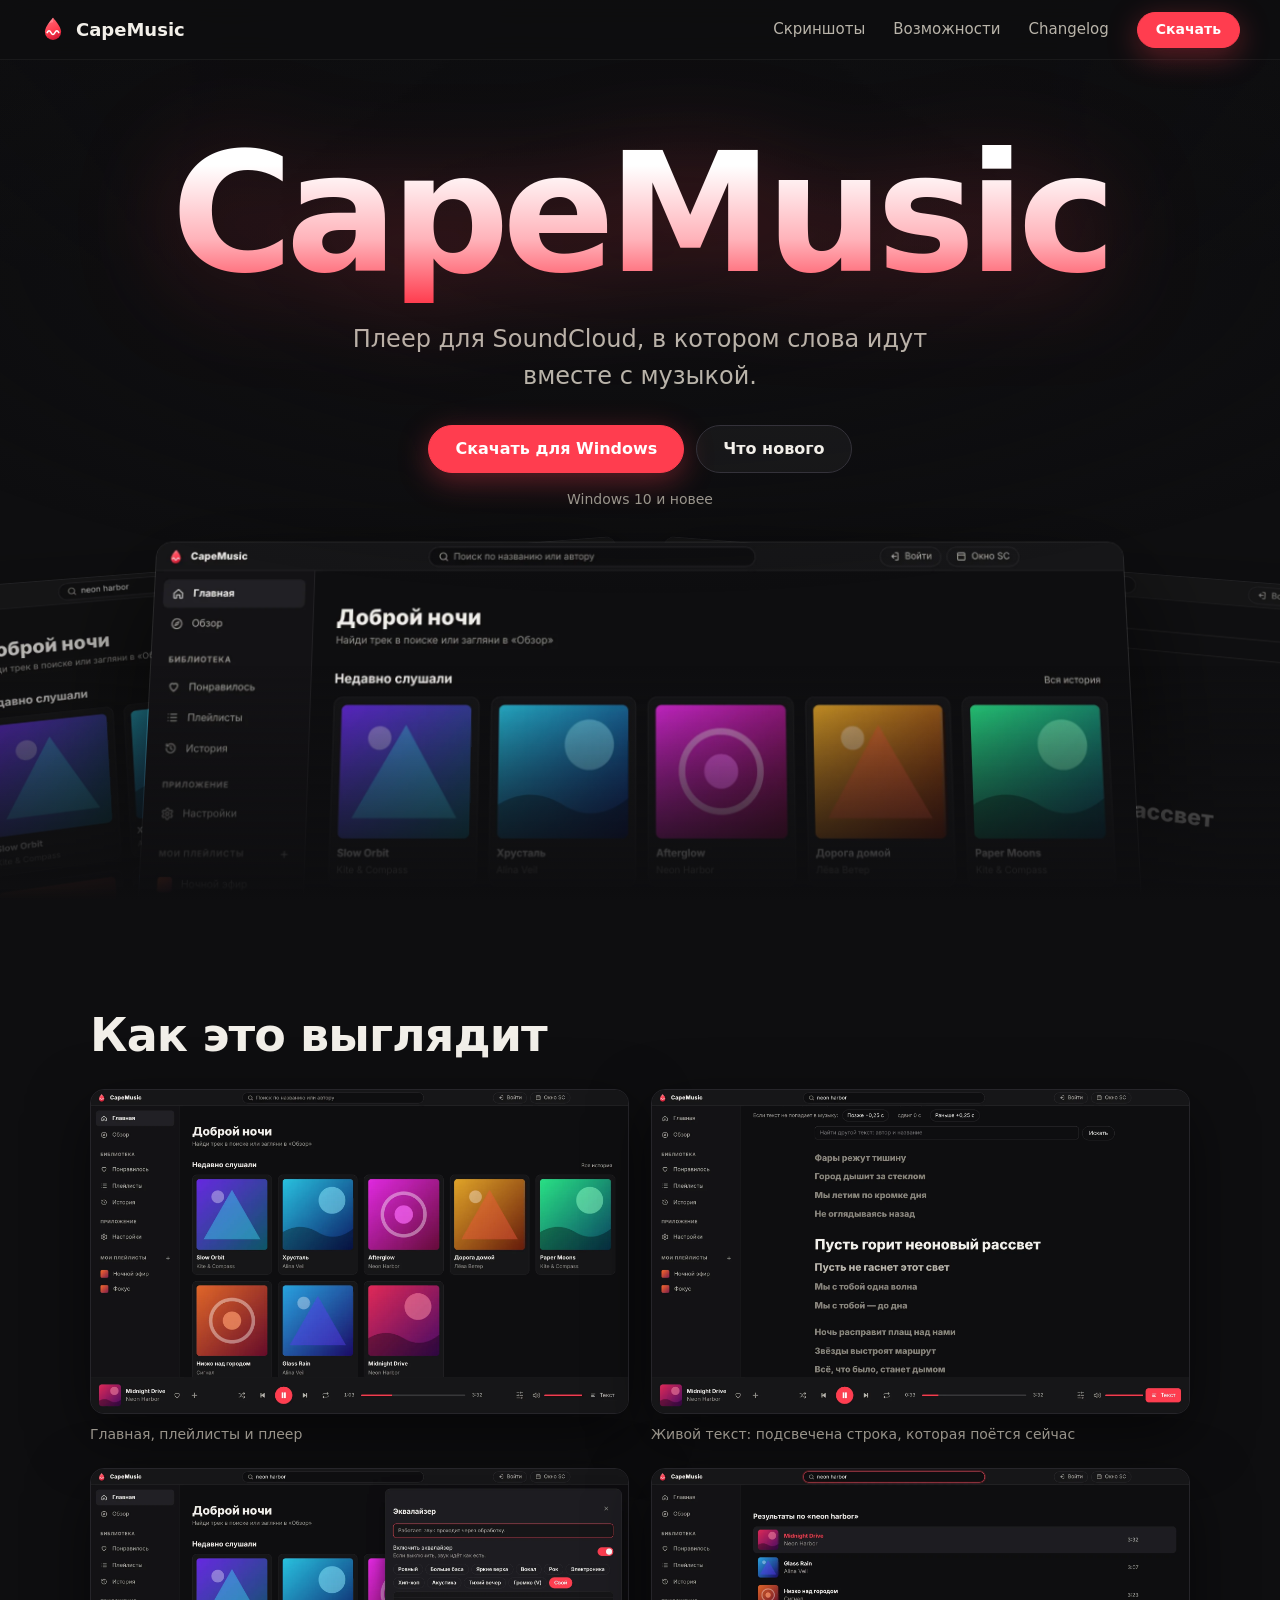
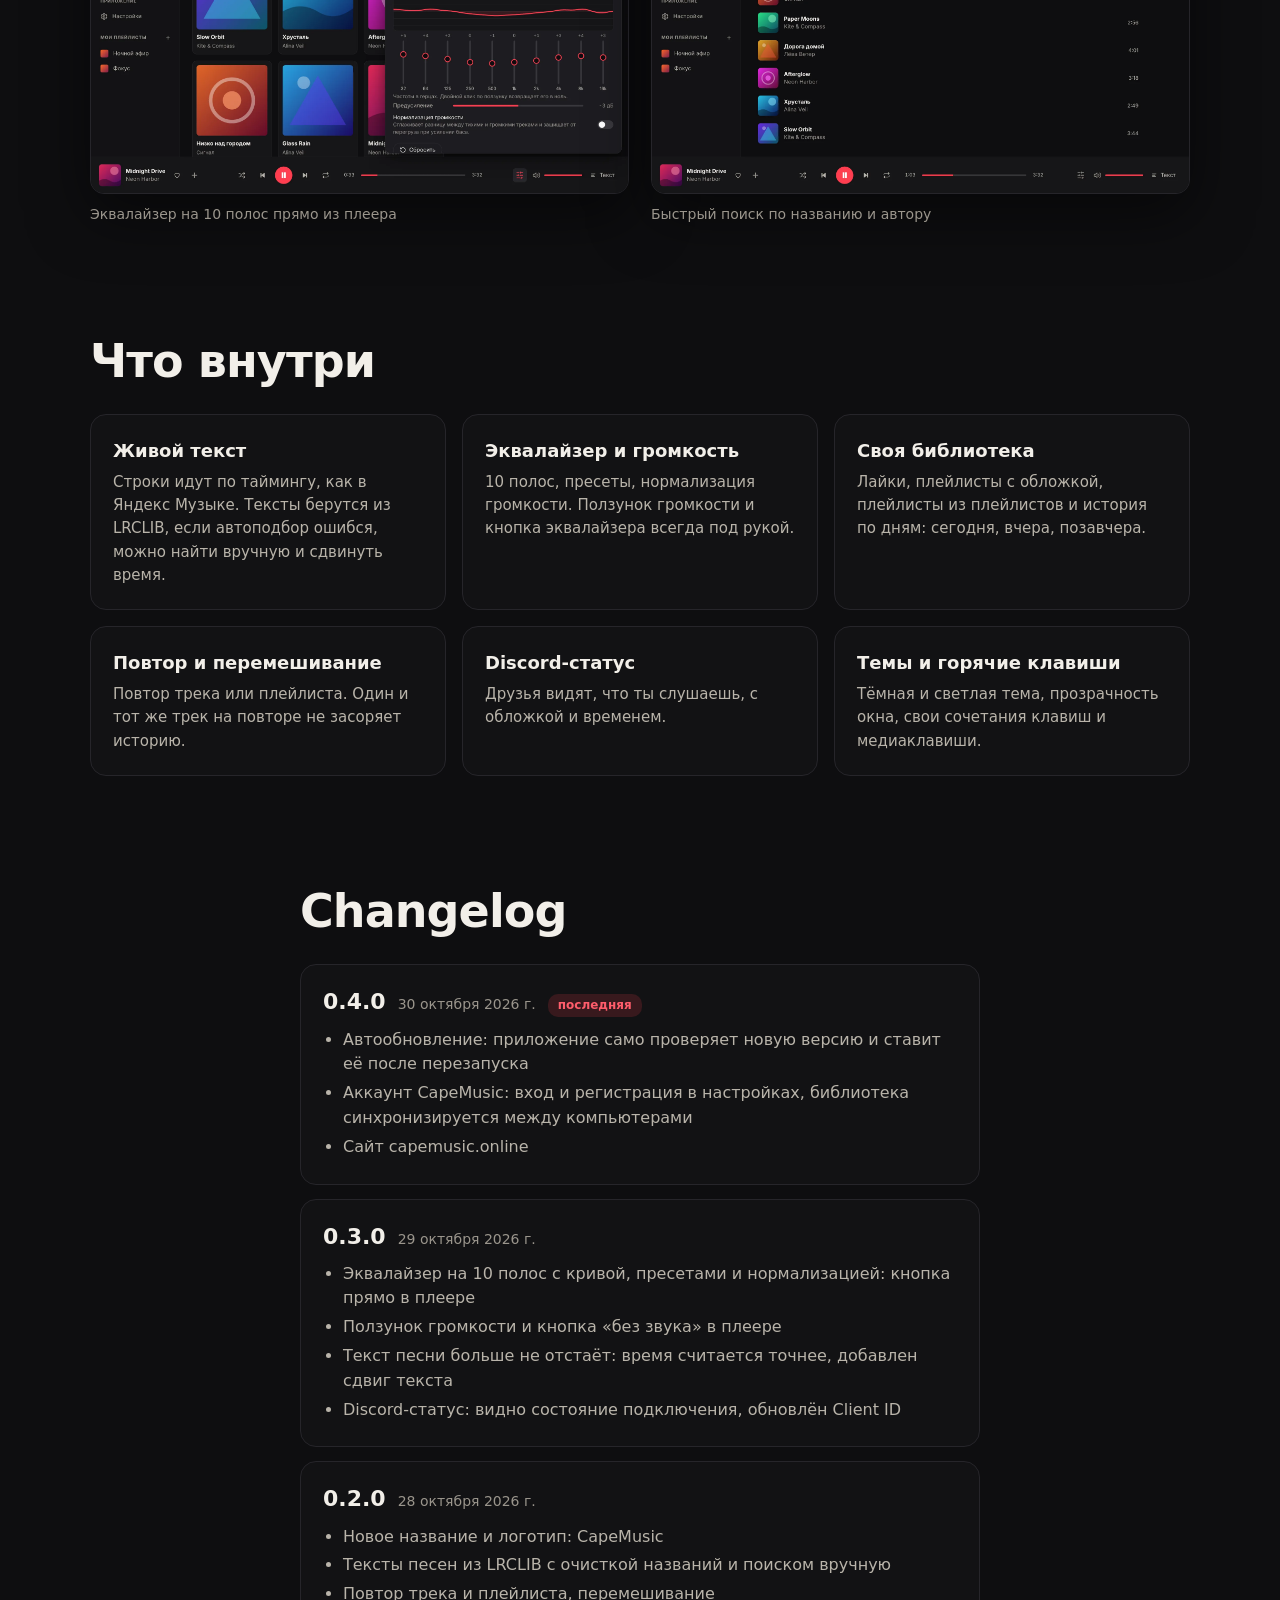
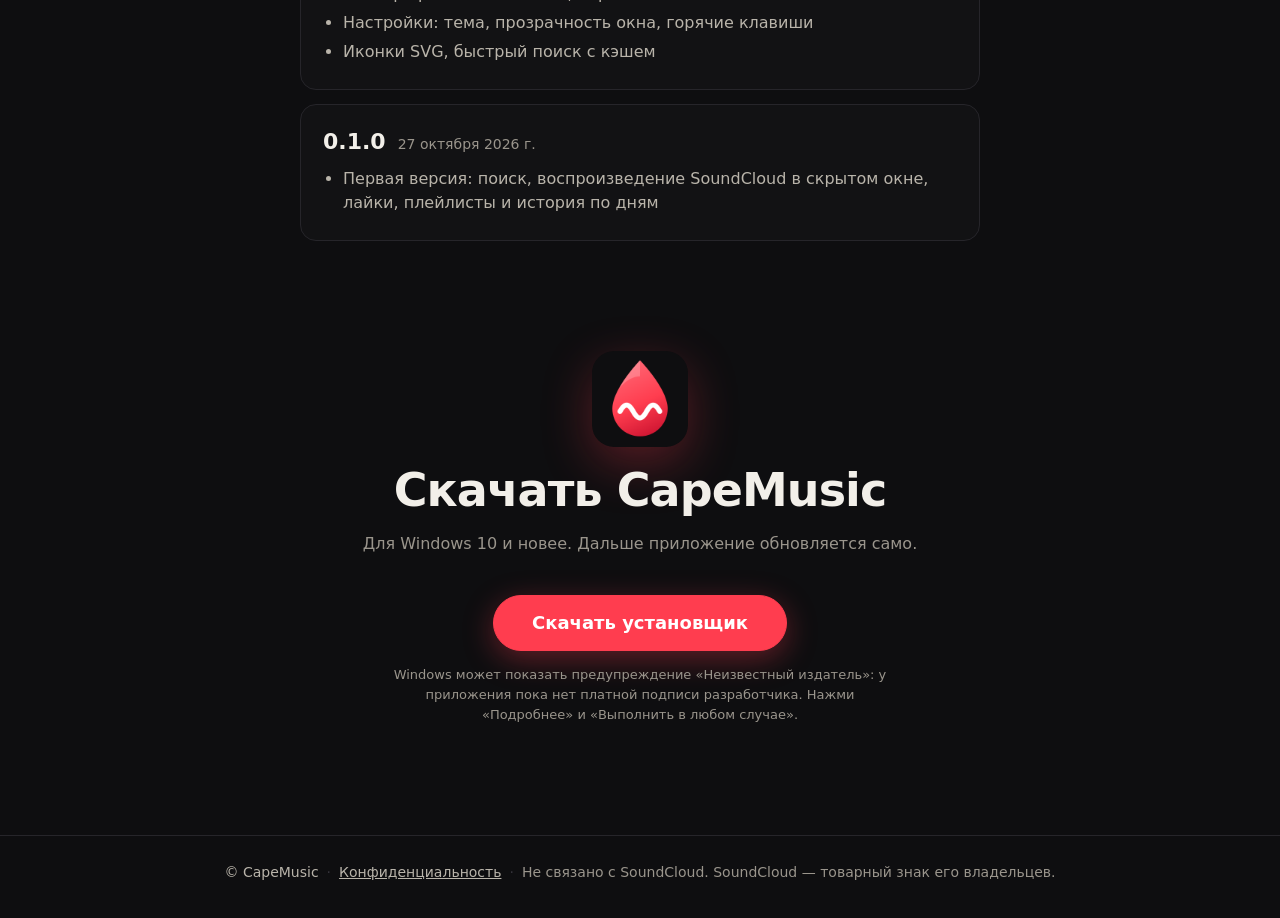
<file: index.html>
<!doctype html>
<html lang="ru">
<head>
<meta charset="utf-8">
<meta name="viewport" content="width=device-width, initial-scale=1">
<title>CapeMusic — плеер для SoundCloud на Windows</title>
<meta name="description" content="CapeMusic: десктопный плеер для SoundCloud с живым текстом песен, эквалайзером, плейлистами и Discord-статусом.">
<meta name="theme-color" content="#0e0e10">
<link rel="icon" href="assets/logo.svg" type="image/svg+xml">
<link rel="stylesheet" href="style.css">
</head>
<body>

<header class="top">
  <a class="brand" href="#top" aria-label="CapeMusic"><img src="assets/logo.svg" alt="" width="26" height="26"><span>CapeMusic</span></a>
  <nav aria-label="Разделы">
    <a href="#screens">Скриншоты</a>
    <a href="#features">Возможности</a>
    <a href="#changelog">Changelog</a>
    <a class="btn small primary" href="#download">Скачать</a>
  </nav>
</header>

<main id="top">
  <section class="hero">
    <div class="hero-shots" aria-hidden="true">
      <img class="shot s-back" src="assets/lyrics.webp" alt="" width="1020" height="615">
      <img class="shot s-mid" src="assets/equalizer.webp" alt="" width="1020" height="615">
      <img class="shot s-front" src="assets/home.webp" alt="" width="1020" height="615">
    </div>
    <div class="hero-fade" aria-hidden="true"></div>
    <div class="hero-text">
      <h1>CapeMusic</h1>
      <p class="tagline">Плеер для SoundCloud, в котором слова идут вместе с музыкой.</p>
      <div class="hero-actions">
        <a class="btn primary" href="#download" id="hero-download">Скачать для Windows</a>
        <a class="btn" href="#changelog">Что нового</a>
      </div>
      <p class="hero-meta muted"><span id="hero-version">Windows 10 и новее</span></p>
    </div>
  </section>

  <section id="screens" class="block">
    <h2>Как это выглядит</h2>
    <div class="gallery">
      <figure><img loading="lazy" src="assets/home.webp" alt="Главная: недавно слушали, плейлисты, плеер внизу" width="1020" height="615"><figcaption>Главная, плейлисты и плеер</figcaption></figure>
      <figure><img loading="lazy" src="assets/lyrics.webp" alt="Живой текст песни с подсветкой строки" width="1020" height="615"><figcaption>Живой текст: подсвечена строка, которая поётся сейчас</figcaption></figure>
      <figure><img loading="lazy" src="assets/equalizer.webp" alt="Эквалайзер на десять полос с кривой" width="1020" height="615"><figcaption>Эквалайзер на 10 полос прямо из плеера</figcaption></figure>
      <figure><img loading="lazy" src="assets/search.webp" alt="Быстрый поиск по названию и автору" width="1020" height="615"><figcaption>Быстрый поиск по названию и автору</figcaption></figure>
    </div>
  </section>

  <section id="features" class="block">
    <h2>Что внутри</h2>
    <ul class="features">
      <li><h3>Живой текст</h3><p>Строки идут по таймингу, как в Яндекс Музыке. Тексты берутся из LRCLIB, если автоподбор ошибся, можно найти вручную и сдвинуть время.</p></li>
      <li><h3>Эквалайзер и громкость</h3><p>10 полос, пресеты, нормализация громкости. Ползунок громкости и кнопка эквалайзера всегда под рукой.</p></li>
      <li><h3>Своя библиотека</h3><p>Лайки, плейлисты с обложкой, плейлисты из плейлистов и история по дням: сегодня, вчера, позавчера.</p></li>
      <li><h3>Повтор и перемешивание</h3><p>Повтор трека или плейлиста. Один и тот же трек на повторе не засоряет историю.</p></li>
      <li><h3>Discord-статус</h3><p>Друзья видят, что ты слушаешь, с обложкой и временем.</p></li>
      <li><h3>Темы и горячие клавиши</h3><p>Тёмная и светлая тема, прозрачность окна, свои сочетания клавиш и медиаклавиши.</p></li>
    </ul>
  </section>

  <section id="changelog" class="block narrow">
    <h2>Changelog</h2>
    <div id="changelog-list" class="changelog" aria-live="polite">
      <p class="muted">Загружаю список версий…</p>
    </div>
    <noscript><p class="muted">Для списка версий нужен JavaScript.</p></noscript>
  </section>

  <section id="download" class="block narrow download">
    <img src="assets/icon.png" alt="" width="96" height="96" class="app-icon">
    <h2>Скачать CapeMusic</h2>
    <p class="muted" id="download-info">Для Windows 10 и новее. Дальше приложение обновляется само.</p>
    <a class="btn primary big" id="download-link" href="https://github.com/pandemiaas/capemusic/releases/latest">Скачать установщик</a>
    <p class="muted small-note">Windows может показать предупреждение «Неизвестный издатель»: у приложения пока нет платной подписи разработчика. Нажми «Подробнее» и «Выполнить в любом случае».</p>
  </section>
</main>

<footer class="foot">
  <span>© CapeMusic</span>
  <span class="dot">·</span>
  <a href="privacy.html">Конфиденциальность</a>
  <span class="dot">·</span>
  <span class="muted">Не связано с SoundCloud. SoundCloud — товарный знак его владельцев.</span>
</footer>

<script src="site.js"></script>
</body>
</html>
</file>
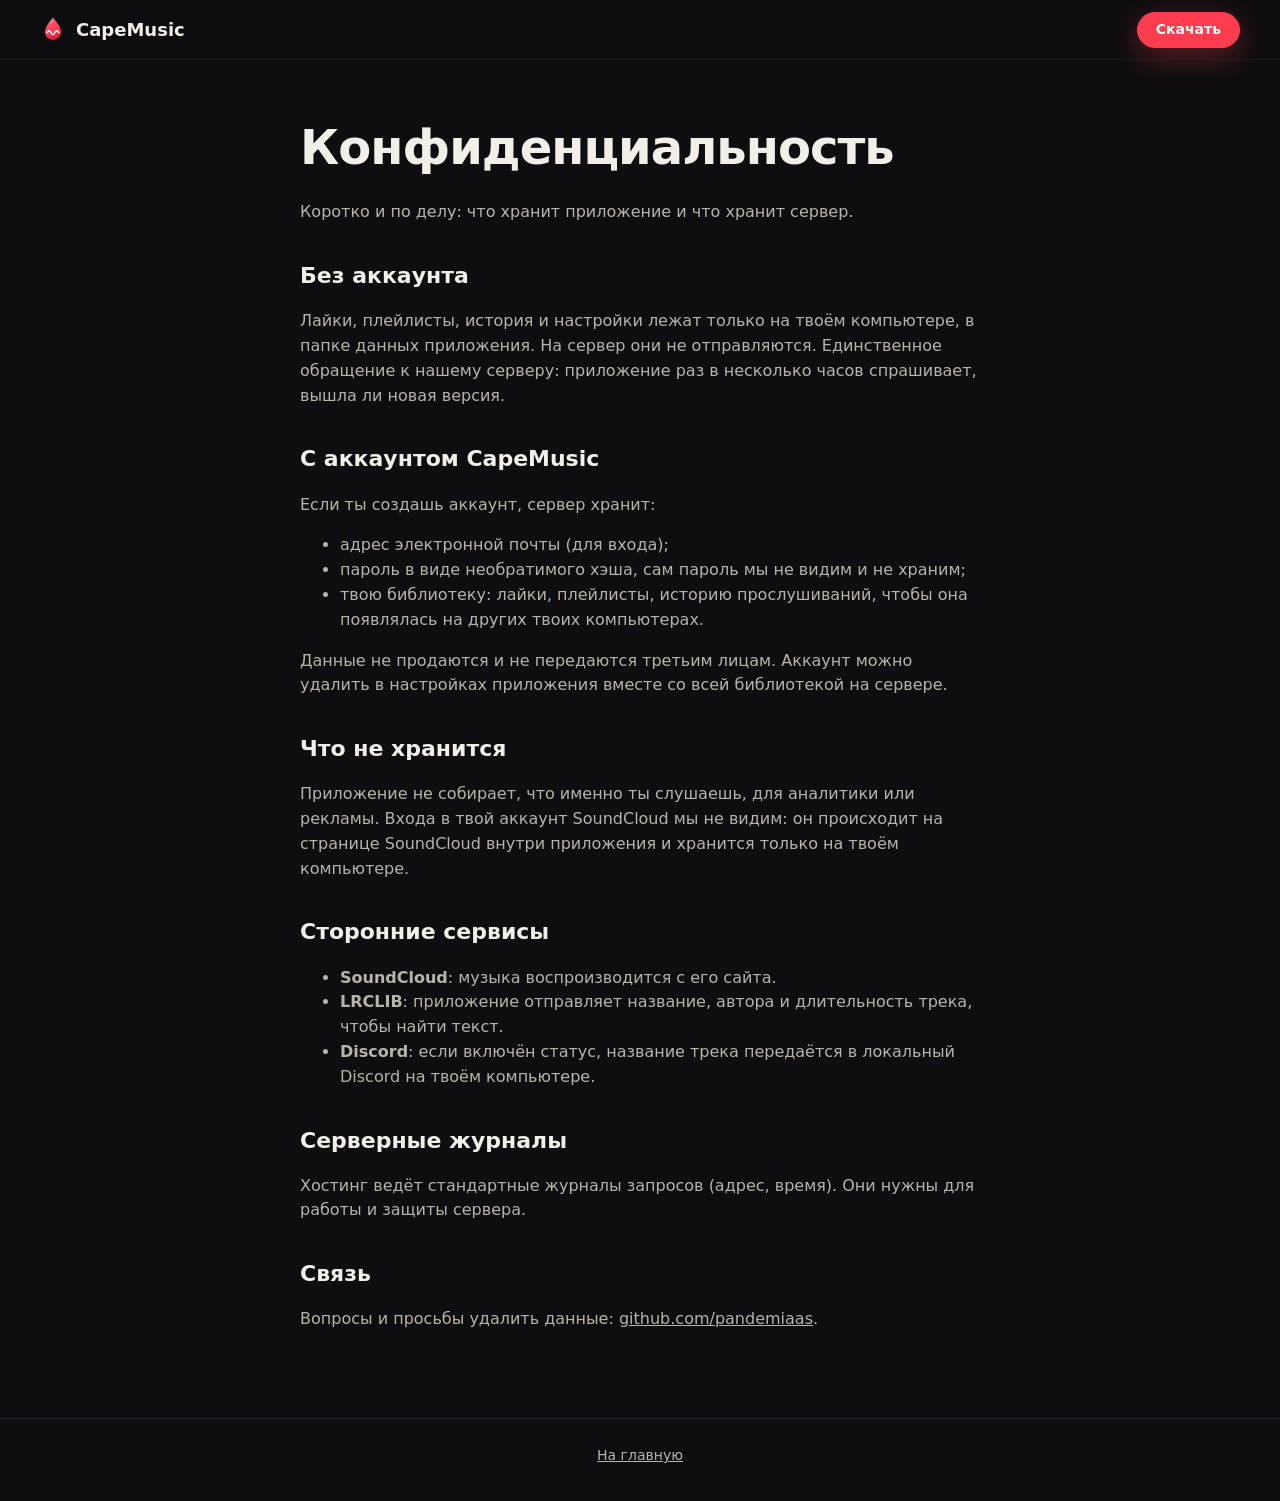
<file: privacy.html>
<!doctype html>
<html lang="ru">
<head>
<meta charset="utf-8">
<meta name="viewport" content="width=device-width, initial-scale=1">
<title>Конфиденциальность — CapeMusic</title>
<meta name="robots" content="noindex">
<link rel="icon" href="assets/logo.svg" type="image/svg+xml">
<link rel="stylesheet" href="style.css">
</head>
<body>
<header class="top">
  <a class="brand" href="./" aria-label="CapeMusic"><img src="assets/logo.svg" alt="" width="26" height="26"><span>CapeMusic</span></a>
  <nav><a class="btn small primary" href="./#download">Скачать</a></nav>
</header>
<main class="doc">
  <h1>Конфиденциальность</h1>
  <p class="muted">Коротко и по делу: что хранит приложение и что хранит сервер.</p>

  <h2>Без аккаунта</h2>
  <p>Лайки, плейлисты, история и настройки лежат только на твоём компьютере, в папке данных приложения. На сервер они не отправляются. Единственное обращение к нашему серверу: приложение раз в несколько часов спрашивает, вышла ли новая версия.</p>

  <h2>С аккаунтом CapeMusic</h2>
  <p>Если ты создашь аккаунт, сервер хранит:</p>
  <ul>
    <li>адрес электронной почты (для входа);</li>
    <li>пароль в виде необратимого хэша, сам пароль мы не видим и не храним;</li>
    <li>твою библиотеку: лайки, плейлисты, историю прослушиваний, чтобы она появлялась на других твоих компьютерах.</li>
  </ul>
  <p>Данные не продаются и не передаются третьим лицам. Аккаунт можно удалить в настройках приложения вместе со всей библиотекой на сервере.</p>

  <h2>Что не хранится</h2>
  <p>Приложение не собирает, что именно ты слушаешь, для аналитики или рекламы. Входа в твой аккаунт SoundCloud мы не видим: он происходит на странице SoundCloud внутри приложения и хранится только на твоём компьютере.</p>

  <h2>Сторонние сервисы</h2>
  <ul>
    <li><strong>SoundCloud</strong>: музыка воспроизводится с его сайта.</li>
    <li><strong>LRCLIB</strong>: приложение отправляет название, автора и длительность трека, чтобы найти текст.</li>
    <li><strong>Discord</strong>: если включён статус, название трека передаётся в локальный Discord на твоём компьютере.</li>
  </ul>

  <h2>Серверные журналы</h2>
  <p>Хостинг ведёт стандартные журналы запросов (адрес, время). Они нужны для работы и защиты сервера.</p>

  <h2>Связь</h2>
  <p>Вопросы и просьбы удалить данные: <a href="https://github.com/pandemiaas">github.com/pandemiaas</a>.</p>
</main>
<footer class="foot"><a href="./">На главную</a></footer>
</body>
</html>
</file>
<file: style.css>
:root {
  --bg: #0e0e10; --panel: #121214; --raised: #1d1c21; --line: #26252a; --line-2: #34323a;
  --text: #f2efe9; --muted: #9a958c; --soft: #b9b4aa;
  --accent: #ff3d4f; --accent-hover: #ff5d6b;
}
* { box-sizing: border-box; }
html { scroll-behavior: smooth; scroll-padding-top: 72px; }
body { margin: 0; background: var(--bg); color: var(--text); font: 16px/1.55 system-ui, "Segoe UI", Roboto, sans-serif; -webkit-font-smoothing: antialiased; }
a { color: inherit; }
img { max-width: 100%; height: auto; display: block; }
.muted { color: var(--muted); }

.top { position: fixed; z-index: 20; inset: 0 0 auto 0; height: 60px; display: flex; align-items: center; justify-content: space-between; padding: 0 clamp(16px, 4vw, 40px); background: rgba(14, 14, 16, 0.72); backdrop-filter: blur(14px); border-bottom: 1px solid rgba(255, 255, 255, 0.05); }
.brand { display: flex; align-items: center; gap: 10px; text-decoration: none; font-weight: 800; font-size: 18px; }
.top nav { display: flex; align-items: center; gap: clamp(12px, 2.5vw, 28px); }
.top nav a { text-decoration: none; color: var(--soft); font-size: 15px; }
.top nav a:hover { color: var(--text); }
.top nav a.btn { color: #fff; }

.btn { display: inline-flex; align-items: center; justify-content: center; height: 48px; padding: 0 26px; border-radius: 24px; border: 1px solid var(--line-2); background: rgba(255, 255, 255, 0.04); color: var(--text); font: inherit; font-weight: 700; text-decoration: none; cursor: pointer; transition: background 0.15s, border-color 0.15s, transform 0.1s; }
.btn:hover { background: rgba(255, 255, 255, 0.09); }
.btn:active { transform: scale(0.98); }
.btn.primary { background: var(--accent); border-color: var(--accent); color: #fff; box-shadow: 0 8px 30px rgba(255, 61, 79, 0.35); }
.btn.primary:hover { background: var(--accent-hover); border-color: var(--accent-hover); }
.btn.small { height: 36px; padding: 0 18px; font-size: 14px; }
.btn.big { height: 56px; padding: 0 38px; font-size: 18px; border-radius: 28px; }
:focus-visible { outline: 2px solid rgba(255, 140, 150, 0.9); outline-offset: 3px; }

/* Первый экран */
.hero { position: relative; min-height: max(100svh, 760px); display: grid; place-items: start center; overflow: hidden; padding: clamp(96px, 15vh, 150px) 20px 60px; isolation: isolate; }
.hero-shots { position: absolute; inset: 0; z-index: -2; perspective: 1600px; }
.shot { position: absolute; width: min(1020px, 78vw); border-radius: 16px; border: 1px solid rgba(255, 255, 255, 0.1); box-shadow: 0 40px 120px rgba(0, 0, 0, 0.7); }
.s-back { left: 50%; top: 56%; transform: translateX(-50%) translateX(30vw) rotateY(-22deg) rotateZ(3deg) scale(0.8); opacity: 0.7; }
.s-mid { left: 50%; top: 56%; transform: translateX(-50%) translateX(-30vw) rotateY(22deg) rotateZ(-3deg) scale(0.8); opacity: 0.75; }
.s-front { left: 50%; top: 60%; transform: translateX(-50%) rotateX(10deg); opacity: 1; }
.hero-fade { position: absolute; inset: 0; z-index: -1; background: radial-gradient(70% 38% at 50% 28%, rgba(14, 14, 16, 0.7) 0%, rgba(14, 14, 16, 0) 100%), linear-gradient(to bottom, rgba(14, 14, 16, 0.4) 0%, rgba(14, 14, 16, 0) 30%, rgba(14, 14, 16, 0) 74%, var(--bg) 100%); }
.hero-text { text-align: center; max-width: 1240px; width: 100%; }
.hero h1 { margin: 0; font-size: clamp(52px, 13vw, 176px); line-height: 0.95; font-weight: 900; letter-spacing: -0.045em; padding: 0 0.07em 0.06em; background: linear-gradient(180deg, #fff 18%, #ffb3ba 62%, var(--accent) 100%); -webkit-background-clip: text; background-clip: text; color: transparent; filter: drop-shadow(0 10px 50px rgba(255, 61, 79, 0.28)); }
.tagline { margin: 18px auto 30px; max-width: 640px; font-size: clamp(18px, 2.4vw, 24px); color: var(--soft); }
.hero-actions { display: flex; flex-wrap: wrap; gap: 12px; justify-content: center; }
.hero-meta { margin: 16px 0 0; font-size: 14px; }

/* Блоки */
.block { max-width: 1180px; margin: 0 auto; padding: clamp(56px, 9vw, 110px) clamp(16px, 4vw, 40px) 0; }
.block.narrow { max-width: 760px; }
.block h2 { margin: 0 0 28px; font-size: clamp(30px, 4.4vw, 46px); line-height: 1.1; letter-spacing: -0.02em; }

.gallery { display: grid; grid-template-columns: repeat(2, minmax(0, 1fr)); gap: 22px; }
.gallery figure { margin: 0; }
.gallery img { border-radius: 14px; border: 1px solid var(--line); box-shadow: 0 20px 60px rgba(0, 0, 0, 0.5); }
.gallery figcaption { margin-top: 10px; color: var(--muted); font-size: 14px; }

.features { list-style: none; margin: 0; padding: 0; display: grid; grid-template-columns: repeat(3, minmax(0, 1fr)); gap: 16px; }
.features li { padding: 22px; border-radius: 16px; background: var(--panel); border: 1px solid var(--line); }
.features h3 { margin: 0 0 6px; font-size: 18px; }
.features p { margin: 0; color: var(--soft); font-size: 15px; }

/* Changelog */
.changelog { display: flex; flex-direction: column; gap: 14px; }
.rel { padding: 20px 22px; border-radius: 16px; background: var(--panel); border: 1px solid var(--line); }
.rel header { display: flex; flex-wrap: wrap; align-items: baseline; gap: 12px; margin-bottom: 8px; }
.rel h3 { margin: 0; font-size: 22px; }
.rel time { color: var(--muted); font-size: 14px; }
.badge { padding: 2px 10px; border-radius: 10px; background: rgba(255, 61, 79, 0.16); color: var(--accent-hover); font-size: 12px; font-weight: 700; }
.rel ul { margin: 0; padding-left: 20px; color: var(--soft); }
.rel li { margin: 4px 0; }

.download { text-align: center; padding-bottom: clamp(56px, 9vw, 110px); }
.download h2 { margin-bottom: 10px; }
.app-icon { margin: 0 auto 18px; border-radius: 22px; box-shadow: 0 16px 50px rgba(255, 61, 79, 0.3); }
.download .btn { margin: 22px 0 14px; }
.small-note { max-width: 520px; margin: 0 auto; font-size: 13px; }

.foot { display: flex; flex-wrap: wrap; justify-content: center; gap: 8px; padding: 26px 20px 34px; border-top: 1px solid var(--line); color: var(--soft); font-size: 14px; }
.foot .dot { color: var(--line-2); }

/* Страница политики */
.doc { max-width: 720px; margin: 0 auto; padding: 110px 20px 70px; }
.doc h1 { font-size: clamp(32px, 6vw, 48px); letter-spacing: -0.02em; margin: 0 0 8px; }
.doc h2 { margin: 34px 0 8px; font-size: 22px; }
.doc p, .doc li { color: var(--soft); }

@media (max-width: 860px) {
  .features { grid-template-columns: 1fr 1fr; }
  .gallery { grid-template-columns: 1fr; }
  .top nav a:not(.btn) { display: none; }
  .s-back, .s-mid { left: 50%; top: 56%; transform: translateX(-50%) translateX(-30vw) rotateY(22deg) rotateZ(-3deg) scale(0.8); opacity: 0.75; }
  .s-front { left: 50%; top: 60%; transform: translateX(-50%) rotateX(10deg); opacity: 1; }
}
@media (max-width: 560px) { .features { grid-template-columns: 1fr; } }
@media (prefers-reduced-motion: reduce) { html { scroll-behavior: auto; } .btn { transition: none; } }
</file>
